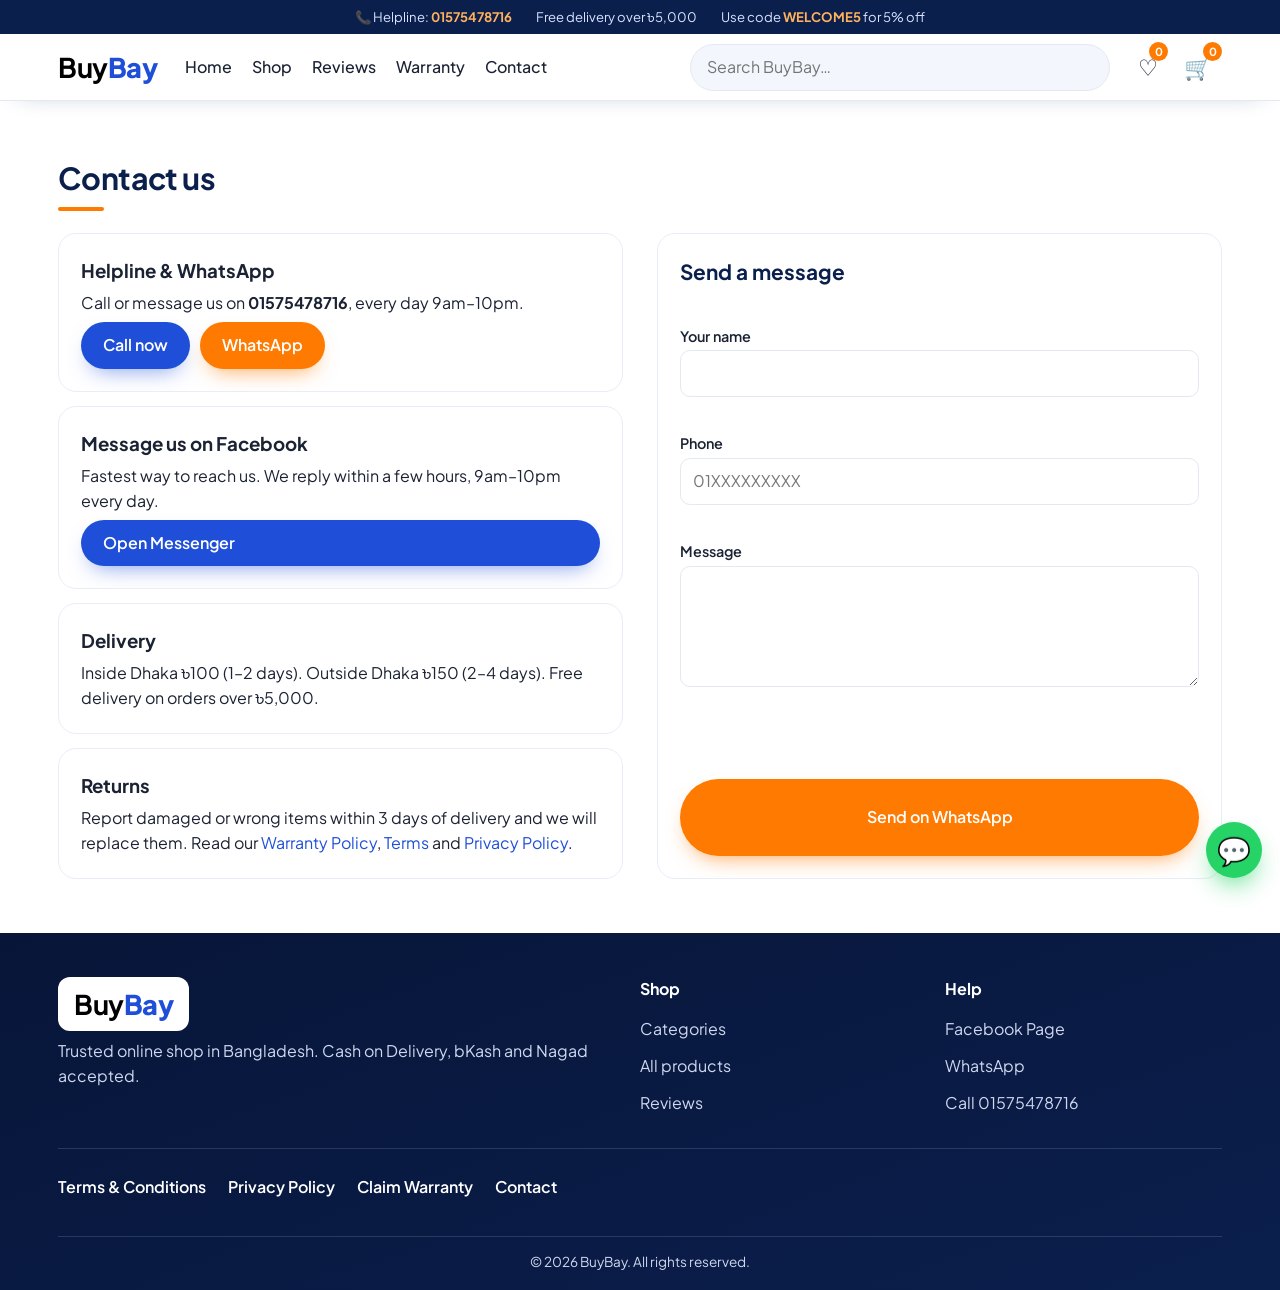
<file: contact.html>
<!DOCTYPE html>
<html lang="en">
<head>
<meta charset="UTF-8">
<meta name="viewport" content="width=device-width, initial-scale=1">

<title>Contact – BuyBay</title>
  <link rel="icon" type="image/png" href="logo.png">
<link rel="preconnect" href="https://fonts.googleapis.com">
<link href="https://fonts.googleapis.com/css2?family=Plus+Jakarta+Sans:wght@400;500;600;700;800&family=Hind+Siliguri:wght@400;500;600;700&display=swap" rel="stylesheet">
<link rel="stylesheet" href="style.css">
</head>
<body>
<main><section><div class="wrap">
  <h2>Contact us</h2>
  <div class="ct">
    <div>
      <div class="card" style="margin-bottom:14px"><h3>Helpline & WhatsApp</h3>
        <p>Call or message us on <b data-hl></b>, every day 9am–10pm.</p>
        <div style="display:flex;gap:10px;flex-wrap:wrap"><a class="btn" data-tel href="#">Call now</a><a class="btn or" data-wa href="#" target="_blank" rel="noopener">WhatsApp</a></div></div>
      <div class="card"><h3>Message us on Facebook</h3>
        <p>Fastest way to reach us. We reply within a few hours, 9am–10pm every day.</p>
        <a class="btn" data-fb href="#" target="_blank" rel="noopener">Open Messenger</a></div>
      <div class="card" style="margin-top:14px"><h3>Delivery</h3>
        <p>Inside Dhaka ৳100 (1–2 days). Outside Dhaka ৳150 (2–4 days). Free delivery on orders over ৳5,000.</p></div>
      <div class="card" style="margin-top:14px"><h3>Returns</h3>
        <p>Report damaged or wrong items within 3 days of delivery and we will replace them. Read our <a href="warranty.html" style="color:var(--blue)">Warranty Policy</a>, <a href="terms.html" style="color:var(--blue)">Terms</a> and <a href="privacy.html" style="color:var(--blue)">Privacy Policy</a>.</p></div>
    </div>
    <div class="form card" id="cform">
      <h3>Send a message</h3>
      <div><label for="cn">Your name</label><input id="cn"></div>
      <div><label for="cp">Phone</label><input id="cp" inputmode="tel" placeholder="01XXXXXXXXX"></div>
      <div><label for="cm">Message</label><textarea id="cm" rows="4"></textarea></div>
      <p class="err" id="cerr"></p>
      <button class="btn or" id="csend" type="button">Send on WhatsApp</button>
    </div>
  </div>
</div></section></main>
<script src="products.js"></script>
<script src="reviews.js"></script>
<script src="banner.js"></script>
<script src="script.js"></script>
</body>
</html>
</file>
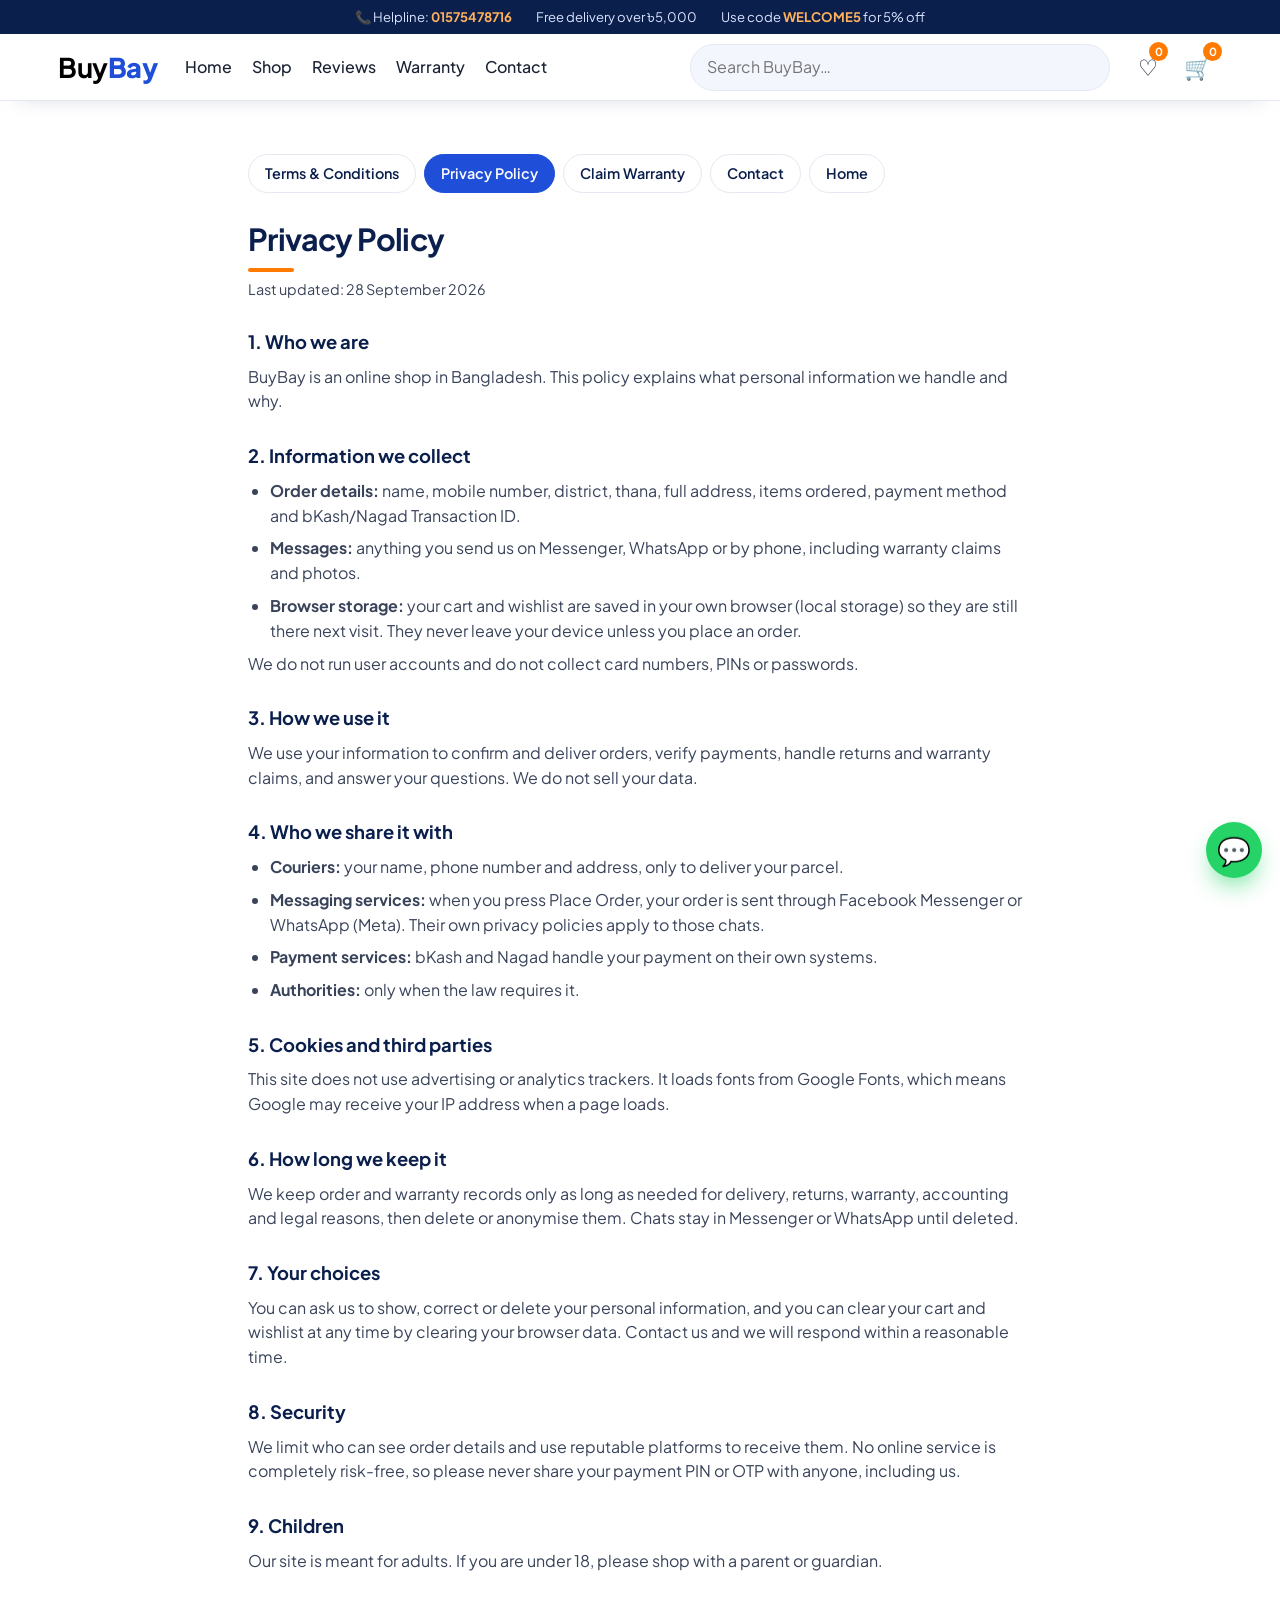
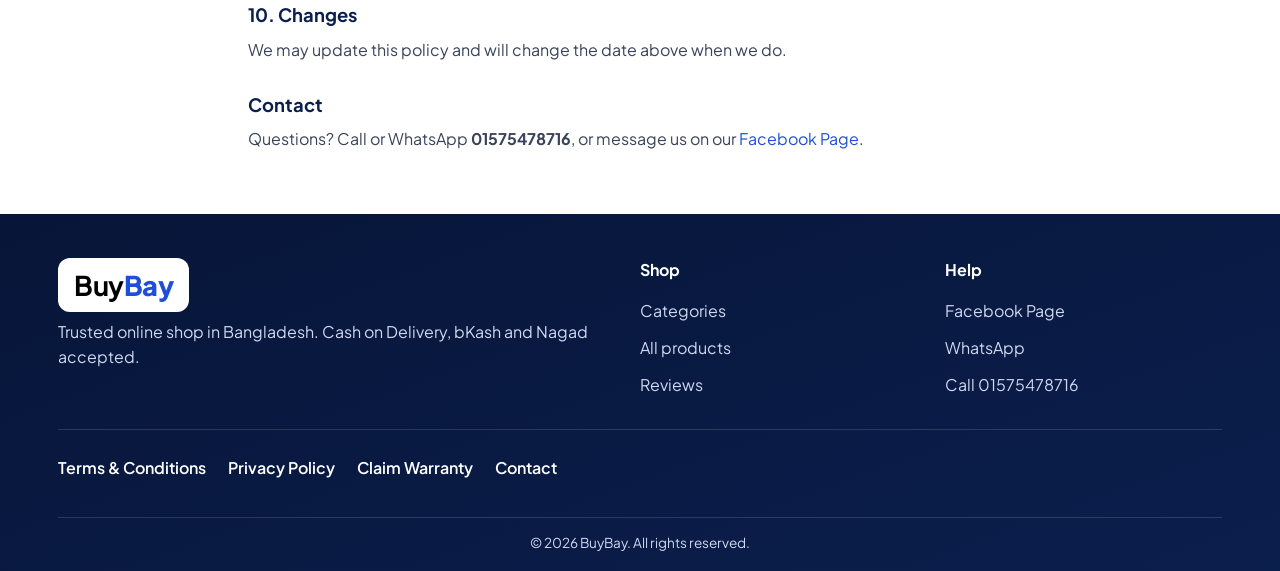
<file: privacy.html>
<!DOCTYPE html>
<html lang="en">
<head>
<meta charset="UTF-8">
<meta name="viewport" content="width=device-width, initial-scale=1">
<title>Privacy Policy – BuyBay</title>
<link rel="icon" type="image/png" href="logo.png">
<link rel="preconnect" href="https://fonts.googleapis.com">
<link href="https://fonts.googleapis.com/css2?family=Plus+Jakarta+Sans:wght@400;500;600;700;800&family=Hind+Siliguri:wght@400;500;600;700&display=swap" rel="stylesheet">
<link rel="stylesheet" href="style.css">
</head>
<body>
<main><section><div class="wrap doc">
<div class="pl"><a href="terms.html">Terms &amp; Conditions</a><a href="privacy.html" class=on>Privacy Policy</a><a href="warranty.html">Claim Warranty</a><a href="contact.html">Contact</a><a href="index.html">Home</a></div>
<h2>Privacy Policy</h2>
<p class="upd">Last updated: 28 September 2026</p>
<h3>1. Who we are</h3>
<p>BuyBay is an online shop in Bangladesh. This policy explains what personal information we handle and why.</p>
<h3>2. Information we collect</h3>
<ul><li><b>Order details:</b> name, mobile number, district, thana, full address, items ordered, payment method and bKash/Nagad Transaction ID.</li><li><b>Messages:</b> anything you send us on Messenger, WhatsApp or by phone, including warranty claims and photos.</li><li><b>Browser storage:</b> your cart and wishlist are saved in your own browser (local storage) so they are still there next visit. They never leave your device unless you place an order.</li></ul><p>We do not run user accounts and do not collect card numbers, PINs or passwords.</p>
<h3>3. How we use it</h3>
<p>We use your information to confirm and deliver orders, verify payments, handle returns and warranty claims, and answer your questions. We do not sell your data.</p>
<h3>4. Who we share it with</h3>
<ul><li><b>Couriers:</b> your name, phone number and address, only to deliver your parcel.</li><li><b>Messaging services:</b> when you press Place Order, your order is sent through Facebook Messenger or WhatsApp (Meta). Their own privacy policies apply to those chats.</li><li><b>Payment services:</b> bKash and Nagad handle your payment on their own systems.</li><li><b>Authorities:</b> only when the law requires it.</li></ul>
<h3>5. Cookies and third parties</h3>
<p>This site does not use advertising or analytics trackers. It loads fonts from Google Fonts, which means Google may receive your IP address when a page loads.</p>
<h3>6. How long we keep it</h3>
<p>We keep order and warranty records only as long as needed for delivery, returns, warranty, accounting and legal reasons, then delete or anonymise them. Chats stay in Messenger or WhatsApp until deleted.</p>
<h3>7. Your choices</h3>
<p>You can ask us to show, correct or delete your personal information, and you can clear your cart and wishlist at any time by clearing your browser data. Contact us and we will respond within a reasonable time.</p>
<h3>8. Security</h3>
<p>We limit who can see order details and use reputable platforms to receive them. No online service is completely risk-free, so please never share your payment PIN or OTP with anyone, including us.</p>
<h3>9. Children</h3>
<p>Our site is meant for adults. If you are under 18, please shop with a parent or guardian.</p>
<h3>10. Changes</h3>
<p>We may update this policy and will change the date above when we do.</p><h3>Contact</h3><p>Questions? Call or WhatsApp <b data-hl></b>, or message us on our <a data-fb href="#" target="_blank" rel="noopener" style="color:var(--blue)">Facebook Page</a>.</p>
</div></section></main>
<script src="products.js"></script>
<script src="banner.js"></script>
<script src="script.js"></script>
</body>
</html>
</file>
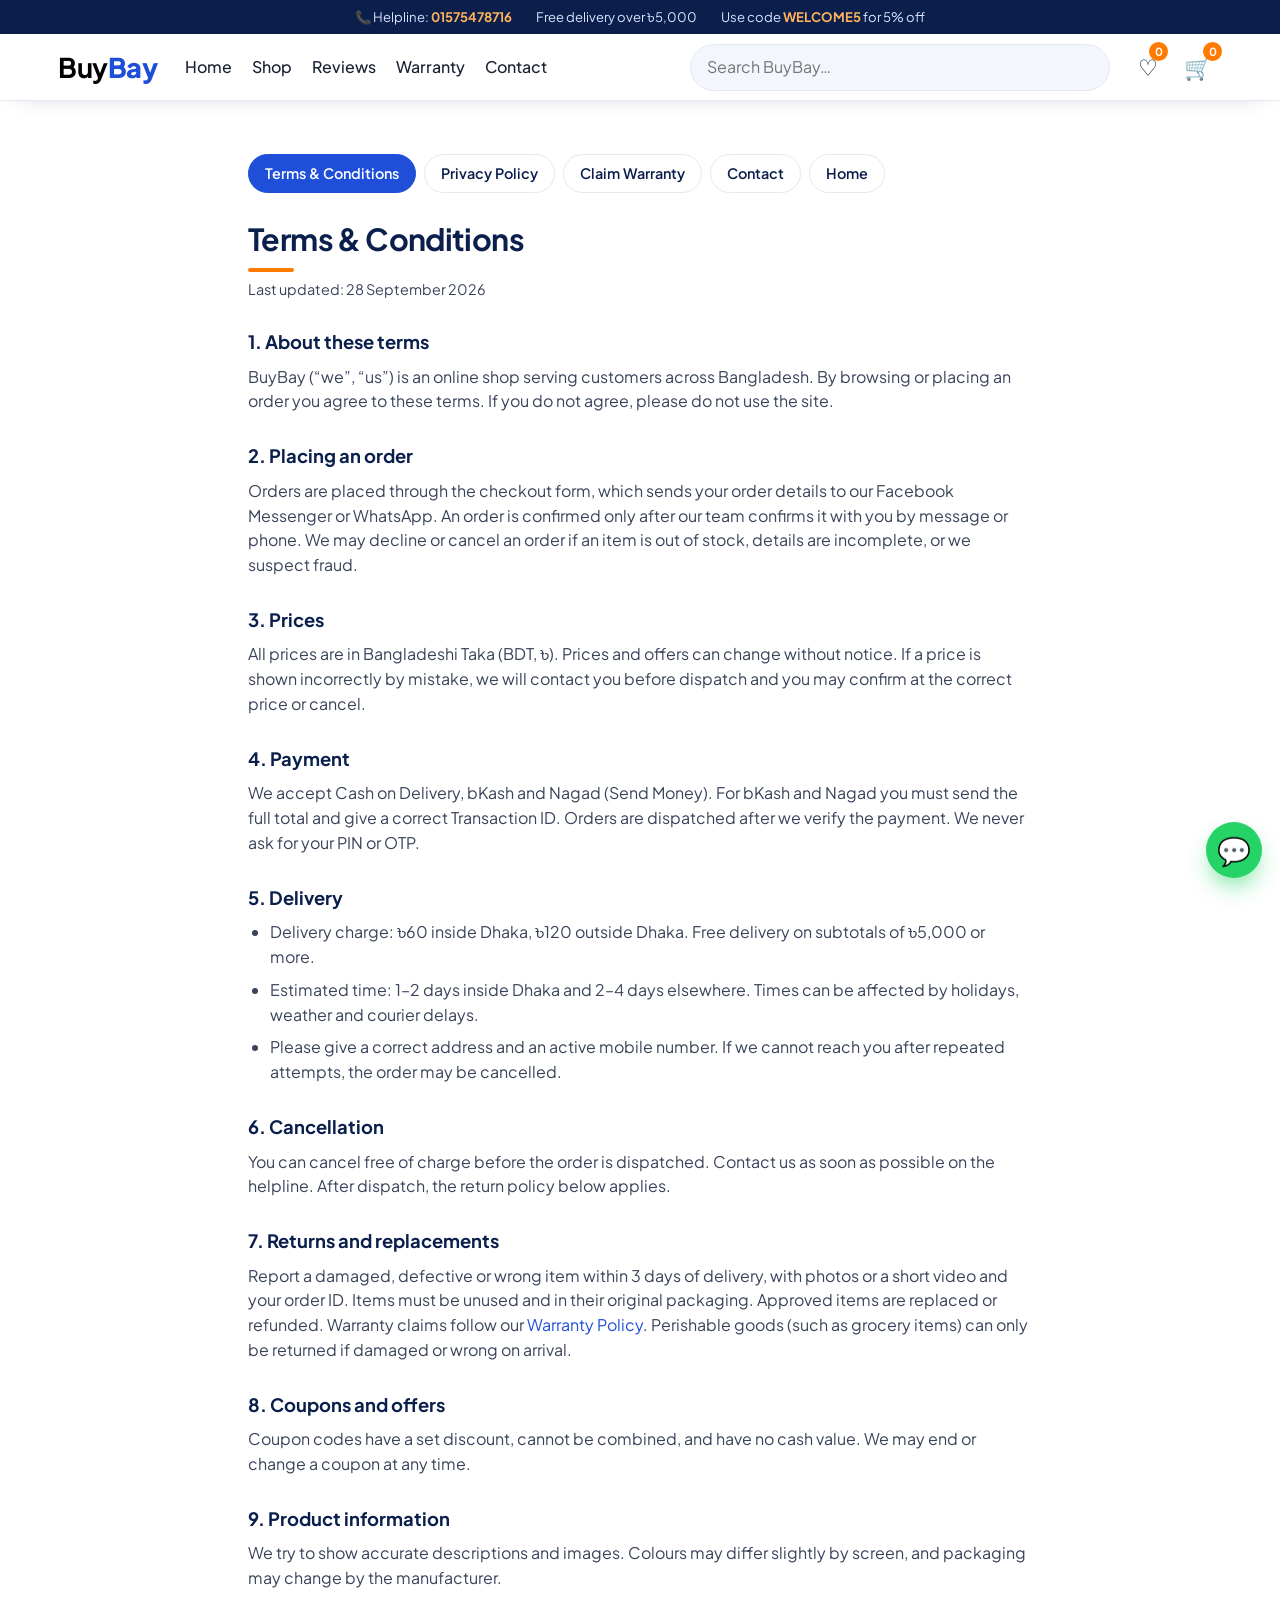
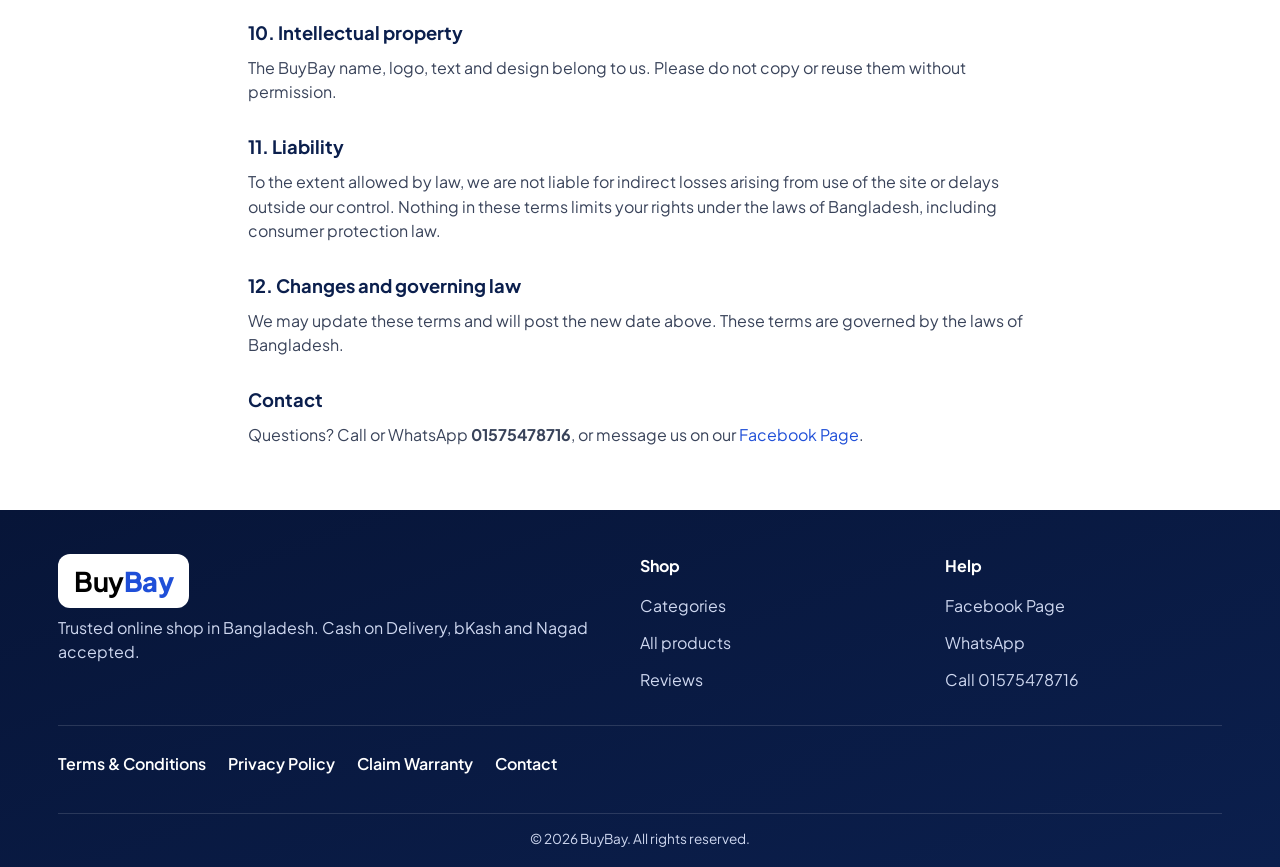
<file: terms.html>
<!DOCTYPE html>
<html lang="en">
<head>
<meta charset="UTF-8">
<meta name="viewport" content="width=device-width, initial-scale=1">
<title>Terms &amp; Conditions – BuyBay</title>
<link rel="icon" type="image/png" href="logo.png">
<link rel="preconnect" href="https://fonts.googleapis.com">
<link href="https://fonts.googleapis.com/css2?family=Plus+Jakarta+Sans:wght@400;500;600;700;800&family=Hind+Siliguri:wght@400;500;600;700&display=swap" rel="stylesheet">
<link rel="stylesheet" href="style.css">
</head>
<body>
<main><section><div class="wrap doc">
<div class="pl"><a href="terms.html" class=on>Terms &amp; Conditions</a><a href="privacy.html">Privacy Policy</a><a href="warranty.html">Claim Warranty</a><a href="contact.html">Contact</a><a href="index.html">Home</a></div>
<h2>Terms &amp; Conditions</h2>
<p class="upd">Last updated: 28 September 2026</p>
<h3>1. About these terms</h3>
<p>BuyBay (&ldquo;we&rdquo;, &ldquo;us&rdquo;) is an online shop serving customers across Bangladesh. By browsing or placing an order you agree to these terms. If you do not agree, please do not use the site.</p>
<h3>2. Placing an order</h3>
<p>Orders are placed through the checkout form, which sends your order details to our Facebook Messenger or WhatsApp. An order is confirmed only after our team confirms it with you by message or phone. We may decline or cancel an order if an item is out of stock, details are incomplete, or we suspect fraud.</p>
<h3>3. Prices</h3>
<p>All prices are in Bangladeshi Taka (BDT, ৳). Prices and offers can change without notice. If a price is shown incorrectly by mistake, we will contact you before dispatch and you may confirm at the correct price or cancel.</p>
<h3>4. Payment</h3>
<p>We accept Cash on Delivery, bKash and Nagad (Send Money). For bKash and Nagad you must send the full total and give a correct Transaction ID. Orders are dispatched after we verify the payment. We never ask for your PIN or OTP.</p>
<h3>5. Delivery</h3>
<ul><li>Delivery charge: ৳60 inside Dhaka, ৳120 outside Dhaka. Free delivery on subtotals of ৳5,000 or more.</li><li>Estimated time: 1–2 days inside Dhaka and 2–4 days elsewhere. Times can be affected by holidays, weather and courier delays.</li><li>Please give a correct address and an active mobile number. If we cannot reach you after repeated attempts, the order may be cancelled.</li></ul>
<h3>6. Cancellation</h3>
<p>You can cancel free of charge before the order is dispatched. Contact us as soon as possible on the helpline. After dispatch, the return policy below applies.</p>
<h3>7. Returns and replacements</h3>
<p>Report a damaged, defective or wrong item within 3 days of delivery, with photos or a short video and your order ID. Items must be unused and in their original packaging. Approved items are replaced or refunded. Warranty claims follow our <a href="warranty.html" style="color:var(--blue)">Warranty Policy</a>. Perishable goods (such as grocery items) can only be returned if damaged or wrong on arrival.</p>
<h3>8. Coupons and offers</h3>
<p>Coupon codes have a set discount, cannot be combined, and have no cash value. We may end or change a coupon at any time.</p>
<h3>9. Product information</h3>
<p>We try to show accurate descriptions and images. Colours may differ slightly by screen, and packaging may change by the manufacturer.</p>
<h3>10. Intellectual property</h3>
<p>The BuyBay name, logo, text and design belong to us. Please do not copy or reuse them without permission.</p>
<h3>11. Liability</h3>
<p>To the extent allowed by law, we are not liable for indirect losses arising from use of the site or delays outside our control. Nothing in these terms limits your rights under the laws of Bangladesh, including consumer protection law.</p>
<h3>12. Changes and governing law</h3>
<p>We may update these terms and will post the new date above. These terms are governed by the laws of Bangladesh.</p><h3>Contact</h3><p>Questions? Call or WhatsApp <b data-hl></b>, or message us on our <a data-fb href="#" target="_blank" rel="noopener" style="color:var(--blue)">Facebook Page</a>.</p>
</div></section></main>
<script src="products.js"></script>
<script src="banner.js"></script>
<script src="script.js"></script>
</body>
</html>
</file>
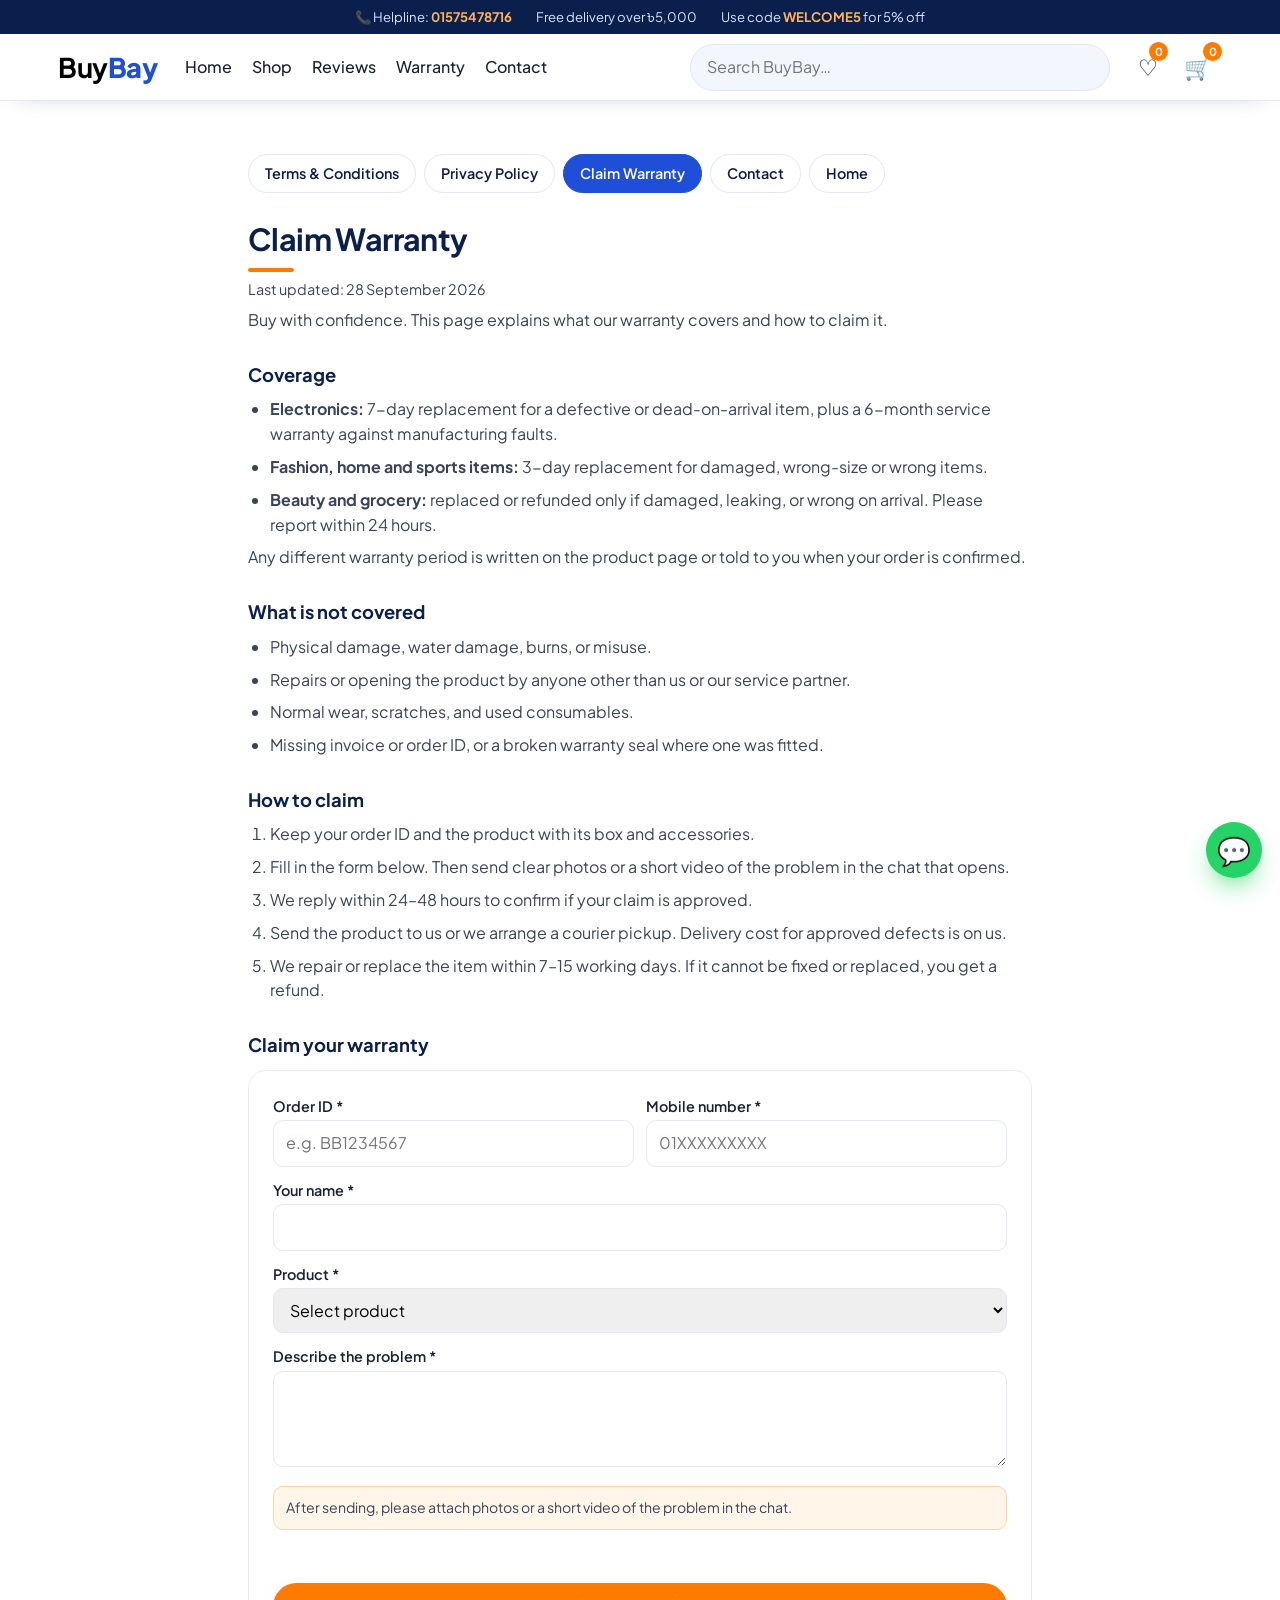
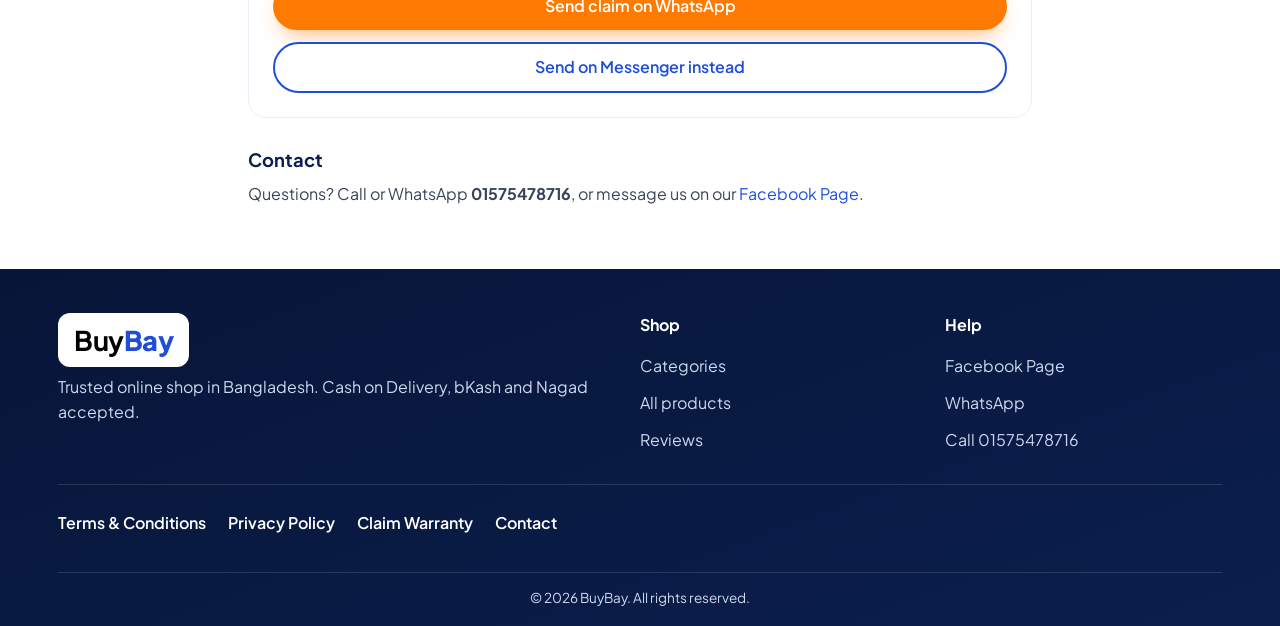
<file: warranty.html>
<!DOCTYPE html>
<html lang="en">
<head>
<meta charset="UTF-8">
<meta name="viewport" content="width=device-width, initial-scale=1">
<title>Claim Warranty – BuyBay</title>
  <link rel="icon" type="image/png" href="logo.png">
<link rel="preconnect" href="https://fonts.googleapis.com">
<link href="https://fonts.googleapis.com/css2?family=Plus+Jakarta+Sans:wght@400;500;600;700;800&family=Hind+Siliguri:wght@400;500;600;700&display=swap" rel="stylesheet">
<link rel="stylesheet" href="style.css">
</head>
<body>
<main><section><div class="wrap doc">
<div class="pl"><a href="terms.html">Terms &amp; Conditions</a><a href="privacy.html">Privacy Policy</a><a href="warranty.html" class=on>Claim Warranty</a><a href="contact.html">Contact</a><a href="index.html">Home</a></div>
<h2>Claim Warranty</h2>
<p class="upd">Last updated: 28 September 2026</p>
<p>Buy with confidence. This page explains what our warranty covers and how to claim it.</p>
<h3>Coverage</h3>
<ul><li><b>Electronics:</b> 7-day replacement for a defective or dead-on-arrival item, plus a 6-month service warranty against manufacturing faults.</li><li><b>Fashion, home and sports items:</b> 3-day replacement for damaged, wrong-size or wrong items.</li><li><b>Beauty and grocery:</b> replaced or refunded only if damaged, leaking, or wrong on arrival. Please report within 24 hours.</li></ul><p>Any different warranty period is written on the product page or told to you when your order is confirmed.</p>
<h3>What is not covered</h3>
<ul><li>Physical damage, water damage, burns, or misuse.</li><li>Repairs or opening the product by anyone other than us or our service partner.</li><li>Normal wear, scratches, and used consumables.</li><li>Missing invoice or order ID, or a broken warranty seal where one was fitted.</li></ul>
<h3>How to claim</h3>
<ol><li>Keep your order ID and the product with its box and accessories.</li><li>Fill in the form below. Then send clear photos or a short video of the problem in the chat that opens.</li><li>We reply within 24–48 hours to confirm if your claim is approved.</li><li>Send the product to us or we arrange a courier pickup. Delivery cost for approved defects is on us.</li><li>We repair or replace the item within 7–15 working days. If it cannot be fixed or replaced, you get a refund.</li></ol>
<h3>Claim your warranty</h3>
<div class="form card" id="wform">
<div class="two"><div><label for="wo">Order ID *</label><input id="wo" placeholder="e.g. BB1234567"></div><div><label for="wp">Mobile number *</label><input id="wp" inputmode="tel" placeholder="01XXXXXXXXX"></div></div>
<div><label for="wn">Your name *</label><input id="wn" autocomplete="name"></div>
<div><label for="wpr">Product *</label><select id="wpr"></select></div>
<div><label for="wi">Describe the problem *</label><textarea id="wi" rows="3"></textarea></div>
<p class="note">After sending, please attach photos or a short video of the problem in the chat.</p>
<p class="err" id="werr"></p>
<button class="btn or full" id="wsend" type="button">Send claim on WhatsApp</button>
<button class="btn ghost full" id="wwa" type="button">Send on Messenger instead</button>
</div>
<h3>Contact</h3><p>Questions? Call or WhatsApp <b data-hl></b>, or message us on our <a data-fb href="#" target="_blank" rel="noopener" style="color:var(--blue)">Facebook Page</a>.</p>
</div></section></main>
<script src="products.js"></script>
<script src="banner.js"></script>
<script src="script.js"></script>
</body>
</html>
</file>
<file: style.css>
:root{--blue:#1f4fd8;--blue-d:#173ba8;--navy:#0b1f4d;--orange:#ff7a00;--ink:#1a2233;--mute:#5d6780;--line:#e4e8f1;--soft:#f3f6fd;--r:12px}
*{box-sizing:border-box;margin:0;padding:0}
html{scroll-behavior:smooth;scroll-padding-top:80px}
body{font-family:'Hind Siliguri','Segoe UI',system-ui,sans-serif;background:#fff;color:var(--ink);line-height:1.55}
img{max-width:100%}button,input,select,textarea{font:inherit}
button{cursor:pointer;border:0;background:none;color:inherit}
a{color:inherit;text-decoration:none}
:focus-visible{outline:3px solid var(--orange);outline-offset:2px}
.wrap{max-width:1200px;margin:auto;padding:0 18px}
.logo{font-size:1.7rem;font-weight:800;letter-spacing:-.5px}.logo b{color:#000}.logo i{color:var(--blue);font-style:normal}
.btn{display:inline-block;background:var(--blue);color:#fff;padding:11px 22px;border-radius:999px;font-weight:600;transition:background .2s}
.btn:hover{background:var(--blue-d)}.btn.or{background:var(--orange)}.btn.or:hover{background:#e56d00}
.btn.ghost{background:#fff;color:var(--blue);border:2px solid var(--blue)}
.btn.full{width:100%;text-align:center}.btn:disabled{background:#b8c0d4;cursor:not-allowed}
/* header */
header{position:sticky;top:0;z-index:50;background:#fff;border-bottom:1px solid var(--line)}
.nav{display:flex;align-items:center;gap:18px;height:66px}
.nav nav{display:flex;gap:20px;font-weight:500;margin-left:10px}
.nav nav a:hover{color:var(--blue)}
.search{flex:1;max-width:420px;margin-left:auto}
.search input{width:100%;padding:10px 16px;border:1.5px solid var(--line);border-radius:999px;background:var(--soft)}
.search input:focus{border-color:var(--blue);outline:0;background:#fff}
.icons{display:flex;gap:6px}
.ib{position:relative;font-size:1.4rem;padding:6px 10px;border-radius:10px}.ib:hover{background:var(--soft)}
.cnt{position:absolute;top:-2px;right:0;background:var(--orange);color:#fff;font-size:.7rem;font-weight:700;min-width:19px;height:19px;border-radius:99px;display:grid;place-items:center}
.menu{display:none;font-size:1.5rem}
/* hero */
.hero{background:linear-gradient(120deg,var(--navy),var(--blue));color:#fff;padding:64px 0}
.hero .wrap{display:grid;grid-template-columns:1.2fr .8fr;gap:30px;align-items:center}
.hero h1{font-size:clamp(2rem,5vw,3.4rem);line-height:1.12;margin-bottom:14px}
.hero p{opacity:.9;max-width:480px;margin-bottom:24px}
.hero .tag{display:inline-block;background:var(--orange);padding:4px 14px;border-radius:99px;font-weight:600;font-size:.85rem;margin-bottom:14px}
.hero .art{font-size:9rem;text-align:center;filter:drop-shadow(0 12px 24px #0006)}
section{padding:54px 0}
h2{font-size:1.7rem;color:var(--navy);margin-bottom:22px}
h2::after{content:"";display:block;width:46px;height:4px;background:var(--orange);border-radius:4px;margin-top:6px}
/* categories */
.cats{display:grid;grid-template-columns:repeat(auto-fit,minmax(140px,1fr));gap:14px}
.cat{background:var(--soft);border:2px solid transparent;border-radius:var(--r);padding:20px 10px;text-align:center;font-weight:600;transition:.2s}
.cat span{display:block;font-size:2.2rem}.cat:hover,.cat.on{border-color:var(--blue);background:#fff;color:var(--blue)}
/* products */
.tools{display:flex;gap:12px;flex-wrap:wrap;margin-bottom:22px}
.tools select,.tools input{padding:10px 14px;border:1.5px solid var(--line);border-radius:10px;background:#fff}
.tools input{flex:1;min-width:180px}
.grid{display:grid;grid-template-columns:repeat(auto-fill,minmax(230px,1fr));gap:20px}
.card{border:1px solid var(--line);border-radius:var(--r);overflow:hidden;background:#fff;position:relative;display:flex;flex-direction:column;transition:box-shadow .2s}
.card:hover{box-shadow:0 8px 24px #1f4fd826}
.pic{height:170px;background:var(--soft);display:grid;place-items:center;font-size:4.5rem;cursor:pointer;overflow:hidden}
.pic img{width:100%;height:100%;object-fit:cover}
.off{position:absolute;top:10px;left:10px;background:var(--orange);color:#fff;font-size:.75rem;font-weight:700;padding:2px 9px;border-radius:99px}
.heart{position:absolute;top:8px;right:8px;background:#fff;width:34px;height:34px;border-radius:50%;box-shadow:0 2px 8px #0002;font-size:1.05rem}
.heart.on{color:#e0245e}
.info{padding:14px;display:flex;flex-direction:column;gap:5px;flex:1}
.info h3{font-size:1rem;cursor:pointer}.info h3:hover{color:var(--blue)}
.stars{color:var(--orange);letter-spacing:1px;font-size:.9rem}
.price{font-weight:800;font-size:1.15rem;color:var(--blue)}.price s{color:var(--mute);font-weight:400;font-size:.85rem;margin-left:6px}
.info .btn{margin-top:auto;padding:9px;text-align:center}
.empty{grid-column:1/-1;text-align:center;color:var(--mute);padding:40px}
/* reviews */
.revs{background:var(--soft)}
.rgrid{display:grid;grid-template-columns:repeat(auto-fit,minmax(240px,1fr));gap:18px}
.rev{background:#fff;padding:20px;border-radius:var(--r);border-left:4px solid var(--orange)}
.rev p{margin:8px 0 12px}.rev small{color:var(--mute)}
/* footer */
footer{background:var(--navy);color:#cfd8f0;padding:44px 0 18px}
.fgrid{display:grid;grid-template-columns:2fr 1fr 1fr;gap:28px}
footer h4{color:#fff;margin-bottom:10px}footer a{display:block;padding:2px 0}footer a:hover{color:var(--orange)}
footer .logo b{color:#fff}footer .logo i{color:#6d93ff}
.copy{border-top:1px solid #ffffff22;margin-top:28px;padding-top:14px;text-align:center;font-size:.85rem}
/* drawer & modal */
.ov{position:fixed;inset:0;background:#0b1f4d99;z-index:90;display:none}.ov.open{display:block}
.drawer{position:fixed;top:0;right:0;height:100%;width:min(420px,100%);background:#fff;z-index:100;transform:translateX(100%);transition:transform .25s;display:flex;flex-direction:column}
.drawer.open{transform:none}
.dh{display:flex;justify-content:space-between;align-items:center;padding:16px 18px;border-bottom:1px solid var(--line);font-weight:700;font-size:1.15rem;color:var(--navy)}
.db{flex:1;overflow:auto;padding:14px 18px}
.df{padding:16px 18px;border-top:1px solid var(--line)}
.row{display:flex;gap:12px;align-items:center;padding:10px 0;border-bottom:1px solid var(--line)}
.row .t{width:54px;height:54px;background:var(--soft);border-radius:10px;display:grid;place-items:center;font-size:1.9rem;overflow:hidden;flex:none}
.row .t img{width:100%;height:100%;object-fit:cover}
.row .n{flex:1;font-size:.92rem}.row .n b{display:block}
.qty{display:inline-flex;align-items:center;border:1.5px solid var(--line);border-radius:8px}
.qty button{width:30px;height:30px;font-size:1.1rem}.qty span{min-width:26px;text-align:center}
.x{color:var(--mute);font-size:1.2rem}.x:hover{color:#d00}
.sum{display:flex;justify-content:space-between;padding:3px 0}.sum.tot{font-weight:800;font-size:1.15rem;color:var(--navy)}
.modal{position:fixed;inset:0;z-index:110;display:none;place-items:center;padding:14px}.modal.open{display:grid}
.mb{background:#fff;border-radius:16px;max-width:760px;width:100%;max-height:92vh;overflow:auto;position:relative}
.mb .close{position:absolute;top:10px;right:14px;font-size:1.6rem;z-index:2}
.pd{display:grid;grid-template-columns:1fr 1fr}.pd .pic{height:100%;min-height:280px;font-size:7rem;cursor:default}
.pd .info{padding:26px;gap:10px}
.form{padding:24px;display:grid;gap:12px}
.form h3{color:var(--navy);font-size:1.3rem}
.form label{font-weight:600;font-size:.9rem;display:block;margin-bottom:3px}
.form input,.form select,.form textarea{width:100%;padding:10px 12px;border:1.5px solid var(--line);border-radius:10px}
.form input:focus,.form select:focus,.form textarea:focus{border-color:var(--blue);outline:0}
.two{display:grid;grid-template-columns:1fr 1fr;gap:12px}
.pay{display:grid;grid-template-columns:repeat(3,1fr);gap:8px}
.pay label{border:1.5px solid var(--line);border-radius:10px;padding:10px 6px;text-align:center;cursor:pointer;margin:0;font-weight:600}
.pay input{display:none}.pay label:has(input:checked){border-color:var(--blue);background:var(--soft);color:var(--blue)}
.note{background:#fff5e8;border:1px solid #ffd6a3;padding:10px 12px;border-radius:10px;font-size:.88rem}
.err{color:#d00;font-size:.85rem;min-height:1em}
.toast{position:fixed;left:50%;bottom:24px;transform:translateX(-50%);background:var(--navy);color:#fff;padding:11px 22px;border-radius:99px;z-index:200;opacity:0;pointer-events:none;transition:.3s}
.toast.show{opacity:1}
.ct{display:grid;grid-template-columns:1fr 1fr;gap:34px}.ct .card{padding:22px;gap:6px}
@media(max-width:820px){
 .nav nav{display:none;position:absolute;top:66px;left:0;right:0;background:#fff;flex-direction:column;padding:14px 18px;border-bottom:1px solid var(--line);margin:0}
 .nav nav.open{display:flex}.menu{display:block}
 .hero .wrap,.pd,.ct,.fgrid{grid-template-columns:1fr}.hero .art{font-size:6rem}.pd .pic{min-height:200px}
 .search{max-width:none}.logo{font-size:1.4rem}
}
@media(max-width:480px){.two{grid-template-columns:1fr}.grid{grid-template-columns:repeat(2,1fr);gap:12px}.pic{height:130px}}
@media(prefers-reduced-motion:reduce){*{transition:none!important;scroll-behavior:auto!important}}

/* ===== Premium layer ===== */
body{font-family:'Plus Jakarta Sans','Hind Siliguri',system-ui,sans-serif}
.top{background:var(--navy);color:#dbe4ff;font-size:.82rem;text-align:center;padding:7px 12px}
.top a{color:#ffb15c;font-weight:700}.top span{margin:0 12px}
header{background:#ffffffee;backdrop-filter:blur(12px);border-bottom:0;box-shadow:0 1px 0 var(--line),0 10px 26px -20px #0b1f4d66}
.hero{position:relative;overflow:hidden;padding:88px 0 96px;background:radial-gradient(900px 420px at 88% 0,#3f6cff 0,transparent 60%),linear-gradient(135deg,#071538,#12358f 70%,var(--blue))}
.hero::after{content:"";position:absolute;right:-140px;bottom:-180px;width:480px;height:480px;border-radius:50%;border:64px solid #ffffff0c}
.hero .wrap{position:relative;z-index:1}.hero h1{letter-spacing:-.03em}
.hero .tag{background:linear-gradient(90deg,var(--orange),#ffa23a);box-shadow:0 6px 18px #ff7a0055}
.hero .art{background:#ffffff14;border:1px solid #ffffff2e;border-radius:34px;padding:28px}
.btn{box-shadow:0 10px 22px -10px #1f4fd899}.btn.or{box-shadow:0 10px 22px -10px #ff7a00bb}.btn.ghost,.btn:disabled{box-shadow:none}
.trust{padding:0;margin-top:-40px;position:relative;z-index:2}
.trust .wrap{display:grid;grid-template-columns:repeat(4,1fr);background:#fff;border-radius:20px;box-shadow:0 24px 50px -24px #0b1f4d66;padding:0;width:calc(100% - 36px)}
.trust .wrap>div{padding:20px 24px;border-right:1px solid var(--line);display:flex;flex-direction:column}
.trust .wrap>div:last-child{border:0}.trust b{color:var(--navy)}.trust span{font-size:.85rem;color:var(--mute)}
h2{letter-spacing:-.02em;font-size:1.9rem}
.card{border-radius:18px;border-color:#e9edf7;transition:box-shadow .25s,transform .25s}
.card:hover{box-shadow:0 20px 40px -20px #1f4fd866;transform:translateY(-3px)}
.pic{background:linear-gradient(160deg,#f5f7ff,#e3eaff)}
.cat{border-radius:18px;background:#fff;border:1.5px solid var(--line)}
.revs{background:linear-gradient(#f4f7ff,#fff)}.rev{border-radius:18px;border-left:0;box-shadow:0 12px 30px -20px #0b1f4d66}
footer{background:linear-gradient(160deg,#071538,var(--navy))}
.wa{position:fixed;right:18px;bottom:22px;width:56px;height:56px;border-radius:50%;background:#25d366;color:#fff;display:grid;place-items:center;font-size:1.7rem;z-index:80;box-shadow:0 12px 26px -8px #25d366cc}
.fd{font-size:.85rem;font-weight:600;color:var(--navy);margin:4px 0 6px}
.bar{height:8px;background:var(--line);border-radius:9px;overflow:hidden}
.bar i{display:block;height:100%;background:linear-gradient(90deg,var(--orange),#ffb15c);border-radius:9px;transition:width .3s}
@media(max-width:820px){.trust .wrap{grid-template-columns:1fr 1fr}.trust .wrap>div:nth-child(2){border-right:0}.top span:nth-child(n+2){display:none}.hero{padding:56px 0 72px}}

/* ===== Policy pages ===== */
.doc{max-width:820px}.doc h2{margin-bottom:6px}.doc h3{margin:28px 0 8px;color:var(--navy);font-size:1.15rem}
.doc p,.doc li{color:#39435a;margin-bottom:8px}.doc ul,.doc ol{padding-left:22px}.upd{color:var(--mute);font-size:.9rem;margin-bottom:10px}
.doc .form.card{padding:24px;margin-top:10px}.doc .form.card:hover{transform:none;box-shadow:none}
.pl{display:flex;gap:8px;flex-wrap:wrap;margin-bottom:22px}
.pl a{padding:7px 16px;border:1.5px solid var(--line);border-radius:99px;font-weight:600;font-size:.9rem;color:var(--navy)}
.pl a:hover{border-color:var(--blue);color:var(--blue)}.pl a.on{background:var(--blue);border-color:var(--blue);color:#fff}

/* ===== Mobile-first polish ===== */
.flinks{display:flex;flex-wrap:wrap;gap:6px 22px;margin-top:26px;padding-top:18px;border-top:1px solid #ffffff22}
.flinks a{padding:8px 0;font-weight:600;color:#fff}
footer a{padding:6px 0}
@media(max-width:820px){
 .fgrid{grid-template-columns:1fr 1fr}.fgrid>div:first-child{grid-column:1/-1}
 .nav nav a{padding:11px 4px;border-bottom:1px solid var(--line)}
}
@media(max-width:600px){
 .nav{flex-wrap:wrap;height:auto;padding:8px 18px;gap:8px 10px}
 .nav .logo{order:1;margin-right:auto}.nav .menu{order:0}.nav .icons{order:2}
 .search{order:3;flex-basis:100%;margin:0}.nav nav{top:104px}
 .ib{padding:8px 10px;font-size:1.5rem}
 section{padding:38px 0}h2{font-size:1.5rem}
 .hero .art{display:none}.hero .btn,.btn.full{padding:14px 22px}
 .cats{grid-template-columns:repeat(3,1fr);gap:10px}.cat{padding:14px 4px;font-size:.85rem}.cat span{font-size:1.8rem}
 .tools select,.tools input{flex:1 1 45%;font-size:16px}
 .form input,.form select,.form textarea{font-size:16px}
 .info{padding:11px}.info h3{font-size:.92rem}.price{font-size:1rem}.price s{display:block;margin:0}
 .mb{max-height:96vh;border-radius:16px 16px 0 0}.modal{padding:0;align-items:end}
 .trust .wrap>div{padding:14px 16px}
 footer{padding-bottom:90px}.wa{width:52px;height:52px;bottom:16px;right:14px}
 .pl a{padding:8px 14px}
}

/* ===== Product images: never crop, multi-photo gallery ===== */
.card .pic{height:auto;aspect-ratio:1/1}
.card .pic:has(img){background:#fff}
.pic img,.row .t img{object-fit:contain;background:#fff}
.gal{background:#fff;padding:16px;display:flex;flex-direction:column;gap:12px;align-self:start}
.gmain{position:relative;aspect-ratio:1/1;max-height:70vh;width:100%;background:#fff;border:1px solid var(--line);border-radius:14px;display:grid;place-items:center;overflow:hidden}
.gmain img{width:100%;height:100%;object-fit:contain}
.gnav{position:absolute;top:50%;transform:translateY(-50%);width:38px;height:38px;border-radius:50%;background:#ffffffe6;box-shadow:0 2px 10px #0003;font-size:1.5rem;line-height:1;display:grid;place-items:center}
.gp{left:8px}.gn{right:8px}
.thumbs{display:flex;gap:8px;overflow-x:auto;padding-bottom:2px}
.th{flex:none;width:58px;height:58px;border:2px solid var(--line);border-radius:10px;overflow:hidden;background:#fff;padding:0}
.th img{width:100%;height:100%;object-fit:contain}.th.on{border-color:var(--blue)}
@media(max-width:820px){.gmain{max-height:56vh}}
img{font-size:.8rem;color:var(--mute)}

/* Footer logo: same colours as the header logo (Buy black, Bay blue) on a white badge */
footer .logo{display:inline-block;background:#fff;padding:6px 16px;border-radius:12px}
footer .logo b{color:#000}footer .logo i{color:var(--blue)}


/* colour / size option chips */
.opt{margin:2px 0}.ol{font-size:.9rem;color:var(--mute);margin-bottom:6px}.ol b{color:var(--navy)}
.oc{display:flex;gap:8px;flex-wrap:wrap}
.chip{padding:7px 14px;border:1.5px solid var(--line);border-radius:999px;background:#fff;color:var(--ink);font-weight:600;font-size:.88rem;cursor:pointer}
.chip:hover{border-color:var(--blue)}.chip.on{border-color:var(--blue);background:var(--blue);color:#fff}
.row .n small{display:block;color:var(--mute);font-size:.8rem;font-weight:500}

/* hero advertisement slider */
.hb[hidden]{display:none!important}
.hero .art.hb{display:block;position:relative;overflow:hidden;padding:0;font-size:1rem;width:100%;max-width:460px;justify-self:end;aspect-ratio:527/533;border-radius:28px;background:#0b1f4d;box-shadow:0 24px 50px -20px #000a}
.htrack{display:flex;height:100%;transition:transform .6s ease}
.hs{flex:0 0 100%;height:100%}
.hs img{width:100%;height:100%;object-fit:cover;display:block;user-select:none;-webkit-user-drag:none}
.hdots{position:absolute;left:0;right:0;bottom:10px;display:flex;justify-content:center;gap:7px}
.hdots button{width:8px;height:8px;border-radius:50%;background:#ffffff88;padding:0}
.hdots button.on{background:#fff;width:22px;border-radius:9px}
@media(max-width:820px){.hero .art.hb{justify-self:center}}
@media(max-width:600px){.hero .art.hb{display:block;max-width:100%}}
</file>
